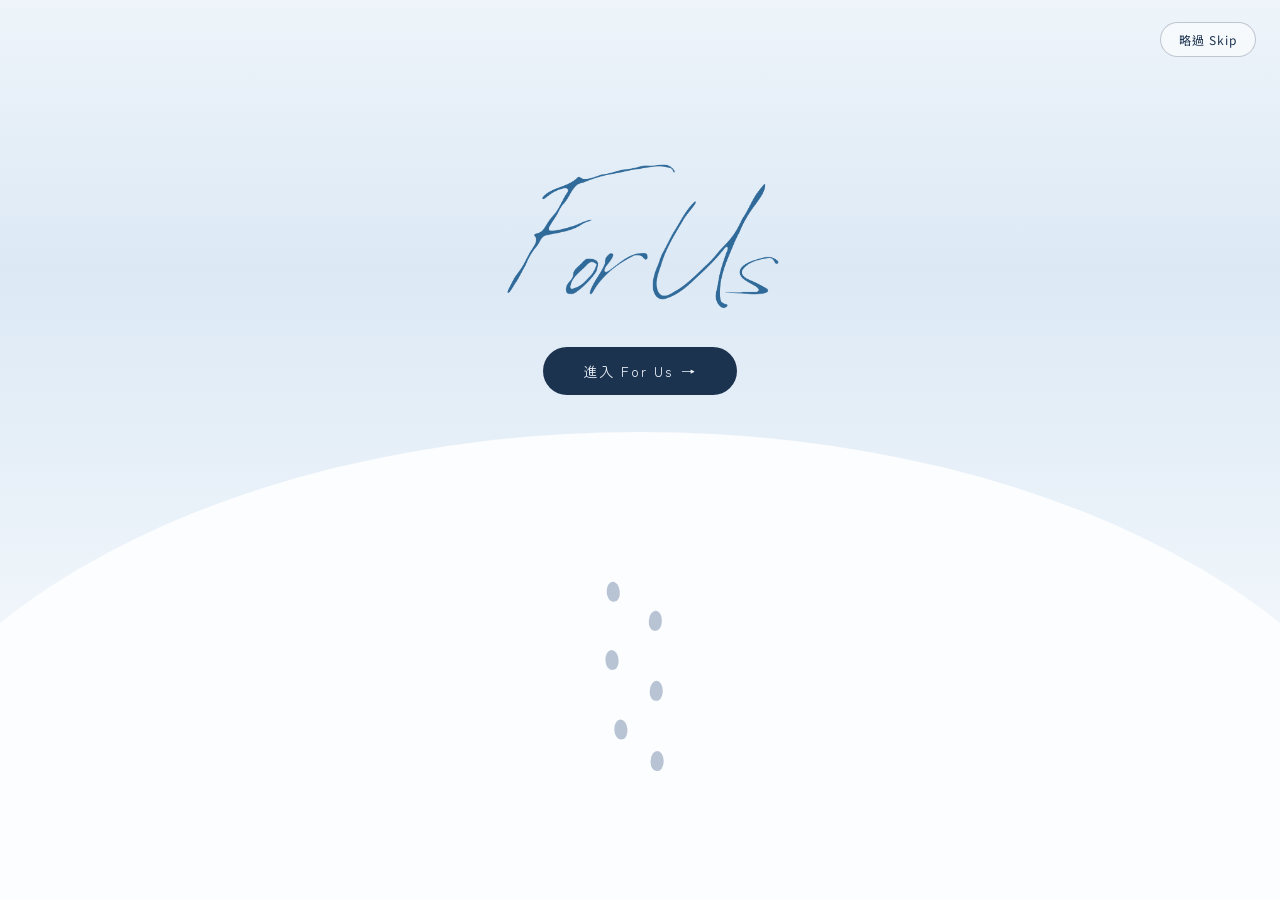
<file: index.html>
<!DOCTYPE html>
<html lang="zh-Hant">
<head>
<meta charset="UTF-8">
  <script>
  if(!sessionStorage.getItem('forus_intro_seen')){
    window.location.replace('intro.html');
  }
</script>
<meta name="viewport" content="width=device-width, initial-scale=1.0">
<title>For Us — 金泰亨 演唱會應援咖啡廳</title>
<link rel="preconnect" href="https://fonts.googleapis.com">
<link rel="preconnect" href="https://fonts.gstatic.com" crossorigin>
<link href="https://fonts.googleapis.com/css2?family=Mrs+Saint+Delafield&family=Cormorant+Garamond:ital,wght@0,400;0,500;0,600;1,400;1,500&family=Zen+Maru+Gothic:wght@400;500;700&family=Noto+Sans+TC:wght@300;400;500;600;700&display=swap" rel="stylesheet">
<link rel="stylesheet" href="styles.css">
  <link rel="icon" href="favicon.ico" sizes="any">
<link rel="icon" href="favicon-32x32.png" type="image/png" sizes="32x32">
<link rel="icon" href="favicon-16x16.png" type="image/png" sizes="16x16">
<link rel="icon" href="favicon-192.png" type="image/png" sizes="192x192">
<link rel="apple-touch-icon" href="apple-touch-icon.png">
<style>
  /* 首頁頁尾社群連結，不影響其他頁面 */
  .social-links{ display:flex; gap:14px; justify-content:center; margin:12px 0 24px; }
  .social-links a{
    width:38px; height:38px; border-radius:50%; border:1px solid var(--line);
    display:flex; align-items:center; justify-content:center; color:var(--navy-deep);
    transition:background .25s ease, color .25s ease;
  }
  .social-links a:hover{ background:var(--navy-deep); color:#eef4fa; }
  .social-links svg{ width:18px; height:18px; }
</style>
</head>
<body>

<header class="site-nav">
  <div class="nav-inner container">
  <a href="index.html" class="nav-logo"><img src="images/logo.png" alt="For Us"></a>
    <button class="nav-toggle" id="navToggle" aria-label="選單">☰</button>
    <nav class="nav-links" id="navLinks">
      <a href="index.html" class="active">首頁</a>
      <a href="info.html">活動地點</a>
      <a href="entry.html">入場方式</a>
      <a href="menu.html">應援菜單</a>
      <a href="gifts.html">應援好禮</a>
      <a href="lottery.html">一番賞</a>
      <a href="merch.html">周邊販售</a>
      <a href="stamps.html">集章活動</a>
      <a href="decor.html">活動布置</a>
      <a href="notice.html">現場須知</a>
    </nav>
  </div>
</header>

<section class="hero" id="top">
  <svg class="branch tl" viewBox="0 0 300 300"><path d="M0 40 C60 30 90 60 140 20 M40 10 C60 50 40 90 90 100 M10 80 C50 70 70 110 120 130"/></svg>
  <svg class="branch br" viewBox="0 0 300 300"><path d="M300 260 C240 270 210 240 160 280 M260 290 C240 250 260 210 210 200 M290 220 C250 230 230 190 180 170"/></svg>
  <div class="snowfield" id="snowfield"></div>

  <div class="eyebrow">BTS 演唱會應援咖啡廳</div>
 <h1><img src="images/logo.png" alt="For Us" class="hero-logo"></h1>
  <div class="subtitle">Tae Hyung Cafe Support</div>

  <div class="idcard">
    <span>金泰亨 KIM TAE HYUNG</span>
    <span class="dot"></span>
    <span>1995.12.30</span>
  </div>

  <div class="quote-line">「我仍然在等你」</div>

  <div class="countdown" id="countdown">
    <div class="box"><div class="num" id="cd-d">--</div><div class="lbl">Days</div></div>
    <div class="box"><div class="num" id="cd-h">--</div><div class="lbl">Hours</div></div>
    <div class="box"><div class="num" id="cd-m">--</div><div class="lbl">Min</div></div>
    <div class="box"><div class="num" id="cd-s">--</div><div class="lbl">Sec</div></div>
  </div>

  <div class="datebadge">2026.11.19 — 11.22 ・ MISS MIMI COFFEE</div>
  <div class="scrolldown">SCROLL ↓</div>
</section>

<div class="divider"><span>✦</span><span>✦</span><span>✦</span></div>

<section id="quick">
  <div class="container">
    <div class="section-head">
      <div class="eyebrow">Explore</div>
      <h2>快速導覽</h2>
      <p class="desc">點選下方卡片，查看各項活動詳情</p>
    </div>

    <div class="quick-grid">
      <a class="quick-card" href="info.html">
        <div class="qic">ℹ️</div>
        <h3>活動地點</h3>
        <p>MISS MIMI COFFEE 地址、營業時間與地圖</p>
        <span class="go">查看詳情 →</span>
      </a>
      <a class="quick-card" href="entry.html">
        <div class="qic">🚪</div>
        <h3>入場方式</h3>
        <p>預約時段一覽，以及現場排隊規則</p>
        <span class="go">查看詳情 →</span>
      </a>
      <a class="quick-card" href="menu.html">
  <div class="qic">☕</div>
  <h3>應援菜單</h3>
  <p>現場飲品、輕食與甜點一次看</p>
  <span class="go">查看詳情 →</span>
</a>
      <a class="quick-card" href="gifts.html">
        <div class="qic">🎁</div>
        <h3>應援好禮</h3>
        <p>海報、手環、票卡等五款限定小物</p>
        <span class="go">查看詳情 →</span>
      </a>
      <a class="quick-card" href="lottery.html">
        <div class="qic">📦</div>
        <h3>一番賞</h3>
        <p>玩法說明與賞品分級一次看</p>
        <span class="go">查看詳情 →</span>
      </a>
      <a class="quick-card" href="merch.html">
        <div class="qic">💰</div>
        <h3>周邊販售</h3>
        <p>現場販售商品與價格</p>
        <span class="go">查看詳情 →</span>
      </a>
      <a class="quick-card" href="stamps.html">
        <div class="qic">🔘</div>
        <h3>集章活動</h3>
        <p>集滿四枚印章，兌換限定 PP 夾</p>
        <span class="go">查看詳情 →</span>
      </a>
      <a class="quick-card" href="decor.html">
        <div class="qic">📷</div>
        <h3>活動布置</h3>
        <p>拍照打卡點與場佈搶先看</p>
        <span class="go">查看詳情 →</span>
      </a>
      <a class="quick-card" href="notice.html">
        <div class="qic">⚠️</div>
        <h3>現場須知</h3>
        <p>入場前必看的 9 件事</p>
        <span class="go">查看詳情 →</span>
      </a>
    </div>
  </div>
</section>

<footer>
  <div class="container">
    <img src="images/logo.png" alt="For Us" class="footer-logo">
    <div class="handle">@thv</div>

    <div class="social-links">
      <a href="https://www.instagram.com/forus.tae/" target="_blank" rel="noopener" aria-label="Instagram">
        <svg viewBox="0 0 24 24" fill="none" stroke="currentColor" stroke-width="1.6"><rect x="3" y="3" width="18" height="18" rx="5"/><circle cx="12" cy="12" r="4"/><circle cx="17.5" cy="6.5" r="1"/></svg>
      </a>
      <a href="https://www.threads.com/@forus.tae" target="_blank" rel="noopener" aria-label="Threads">
        <svg viewBox="0 0 24 24" fill="none" stroke="currentColor" stroke-width="1.6"><path d="M12 3c-4 0-7 3-7 7 0 3 2 5 4 6-1-2 0-4 2-4h1c2 0 3-1 3-3 0-1-1-2-2-2-2 0-3 1-3 3"/><path d="M15 8c2 1 3 3 3 5 0 4-3 7-7 7-3 0-5-1-6-3"/></svg>
      </a>
    </div>

    <button class="share-btn" onclick="shareSite()">分享這個頁面</button>
    <div class="fine">數量有限，送完為止・活動內容以現場公告為準</div>
  </div>
</footer>

<script src="script.js"></script>
</body>
</html>
</file>
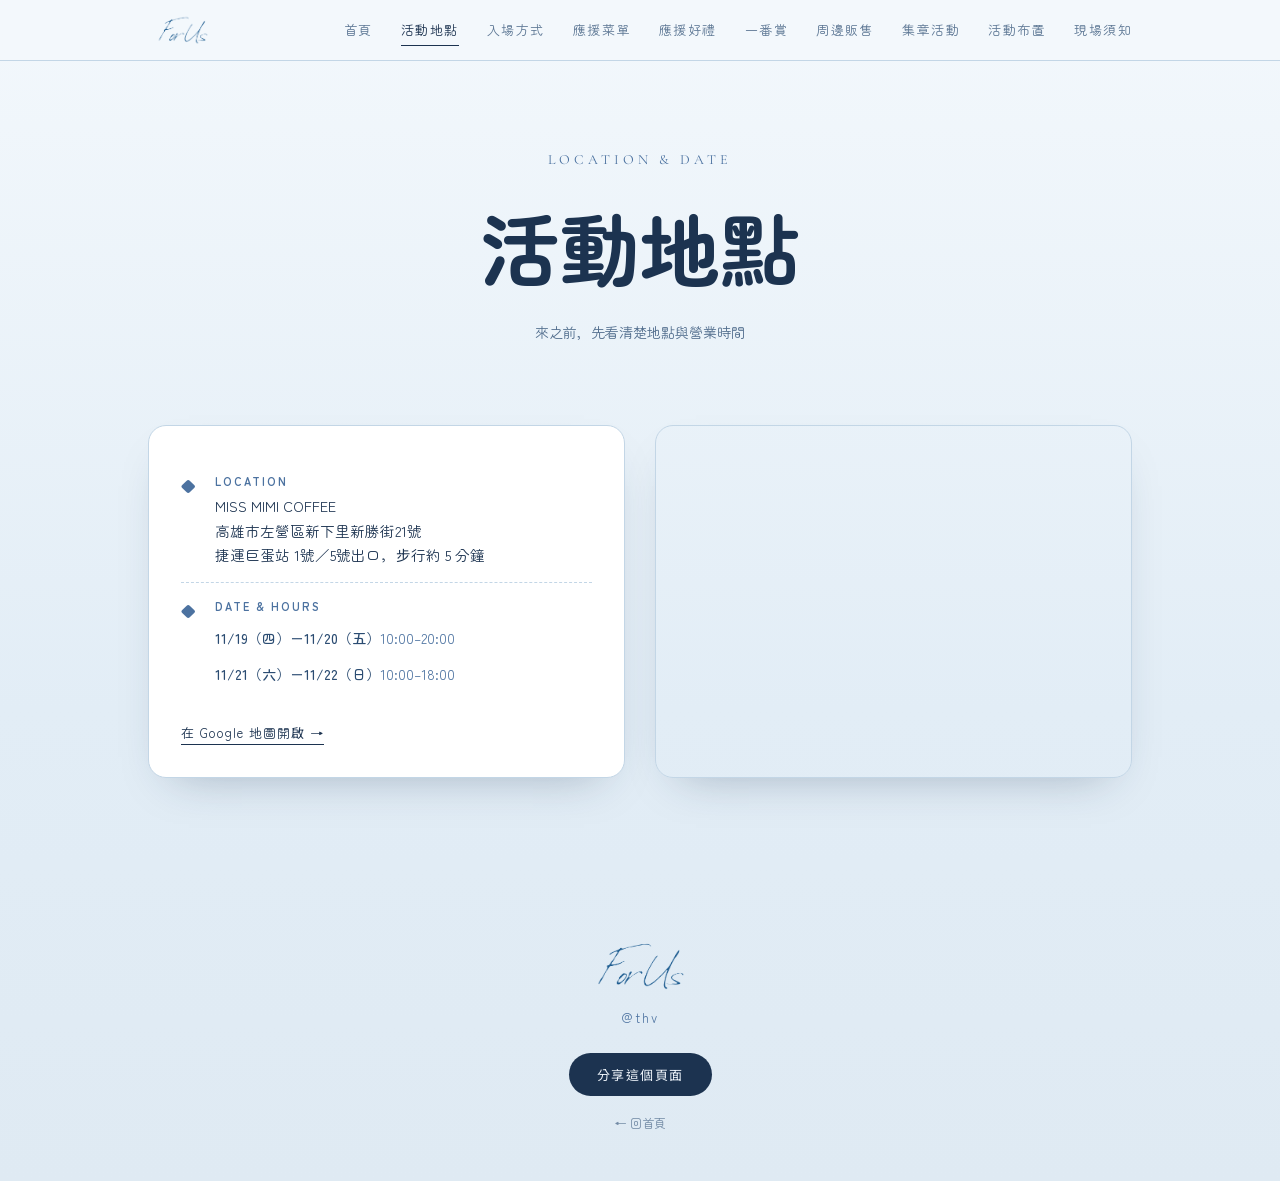
<file: info.html>
<!DOCTYPE html>
<html lang="zh-Hant">
<head>
<meta charset="UTF-8">
<meta name="viewport" content="width=device-width, initial-scale=1.0">
<title>活動地點 — For Us</title>
<link rel="preconnect" href="https://fonts.googleapis.com">
<link rel="preconnect" href="https://fonts.gstatic.com" crossorigin>
<link href="https://fonts.googleapis.com/css2?family=Mrs+Saint+Delafield&family=Cormorant+Garamond:ital,wght@0,400;0,500;0,600;1,400;1,500&family=Zen+Maru+Gothic:wght@400;500;700&family=Noto+Sans+TC:wght@300;400;500;600;700&display=swap" rel="stylesheet">
<link rel="stylesheet" href="styles.css">
  <link rel="icon" href="favicon.ico" sizes="any">
<link rel="icon" href="favicon-32x32.png" type="image/png" sizes="32x32">
<link rel="icon" href="favicon-16x16.png" type="image/png" sizes="16x16">
<link rel="icon" href="favicon-192.png" type="image/png" sizes="192x192">
<link rel="apple-touch-icon" href="apple-touch-icon.png">
</head>
<body>

<header class="site-nav">
  <div class="nav-inner container">
   <a href="index.html" class="nav-logo"><img src="images/logo.png" alt="For Us"></a>
    <button class="nav-toggle" id="navToggle" aria-label="選單">☰</button>
    <nav class="nav-links" id="navLinks">
      <a href="index.html">首頁</a>
      <a href="info.html" class="active">活動地點</a>
      <a href="entry.html">入場方式</a>
      <a href="menu.html">應援菜單</a>
      <a href="gifts.html">應援好禮</a>
      <a href="lottery.html">一番賞</a>
      <a href="merch.html">周邊販售</a>
      <a href="stamps.html">集章活動</a>
      <a href="decor.html">活動布置</a>
      <a href="notice.html">現場須知</a>
    </nav>
  </div>
</header>

<section class="page-hero">
  <div class="snowfield" id="snowfield"></div>
  <div class="eyebrow">Location &amp; Date</div>
  <h1>活動地點</h1>
  <p class="lede">來之前，先看清楚地點與營業時間</p>
</section>

<section style="padding-top:20px;">
  <div class="container">
    <div class="info-grid">
      <div class="card">
        <ul class="info-list">
          <li>
            <span class="ic">◆</span>
            <div>
              <b>Location</b>
              MISS MIMI COFFEE<br>
              高雄市左營區新下里新勝街21號<br>
              捷運巨蛋站 1號／5號出口，步行約 5 分鐘
            </div>
          </li>
          <li>
            <span class="ic">◆</span>
            <div>
              <b>Date &amp; Hours</b>
              <table class="hours-table">
                <tr><td>11/19（四）－11/20（五）</td><td>10:00–20:00</td></tr>
                <tr><td>11/21（六）－11/22（日）</td><td>10:00–18:00</td></tr>
              </table>
            </div>
          </li>
        </ul>
        <a class="maplink" href="https://www.google.com/maps/search/?api=1&query=%E9%AB%98%E9%9B%84%E5%B8%82%E5%B7%A6%E7%87%9F%E5%8D%80%E6%96%B0%E4%B8%8B%E9%87%8C%E6%96%B0%E5%8B%9D%E8%A1%9721%E8%99%9F" target="_blank" rel="noopener">在 Google 地圖開啟 →</a>
      </div>

      <div class="map-frame">
        <iframe loading="lazy" referrerpolicy="no-referrer-when-downgrade"
          src="https://www.google.com/maps?q=%E9%AB%98%E9%9B%84%E5%B8%82%E5%B7%A6%E7%87%9F%E5%8D%80%E6%96%B0%E4%B8%8B%E9%87%8C%E6%96%B0%E5%8B%9D%E8%A1%9721%E8%99%9F&output=embed">
        </iframe>
      </div>
    </div>
  </div>
</section>

<footer>
  <div class="container">
<img src="images/logo.png" alt="For Us" class="footer-logo">
    <div class="handle">@thv</div>
    <button class="share-btn" onclick="shareSite()">分享這個頁面</button>
    <a class="back" href="index.html">← 回首頁</a>
  </div>
</footer>

<script src="script.js"></script>
</body>
</html>
</file>
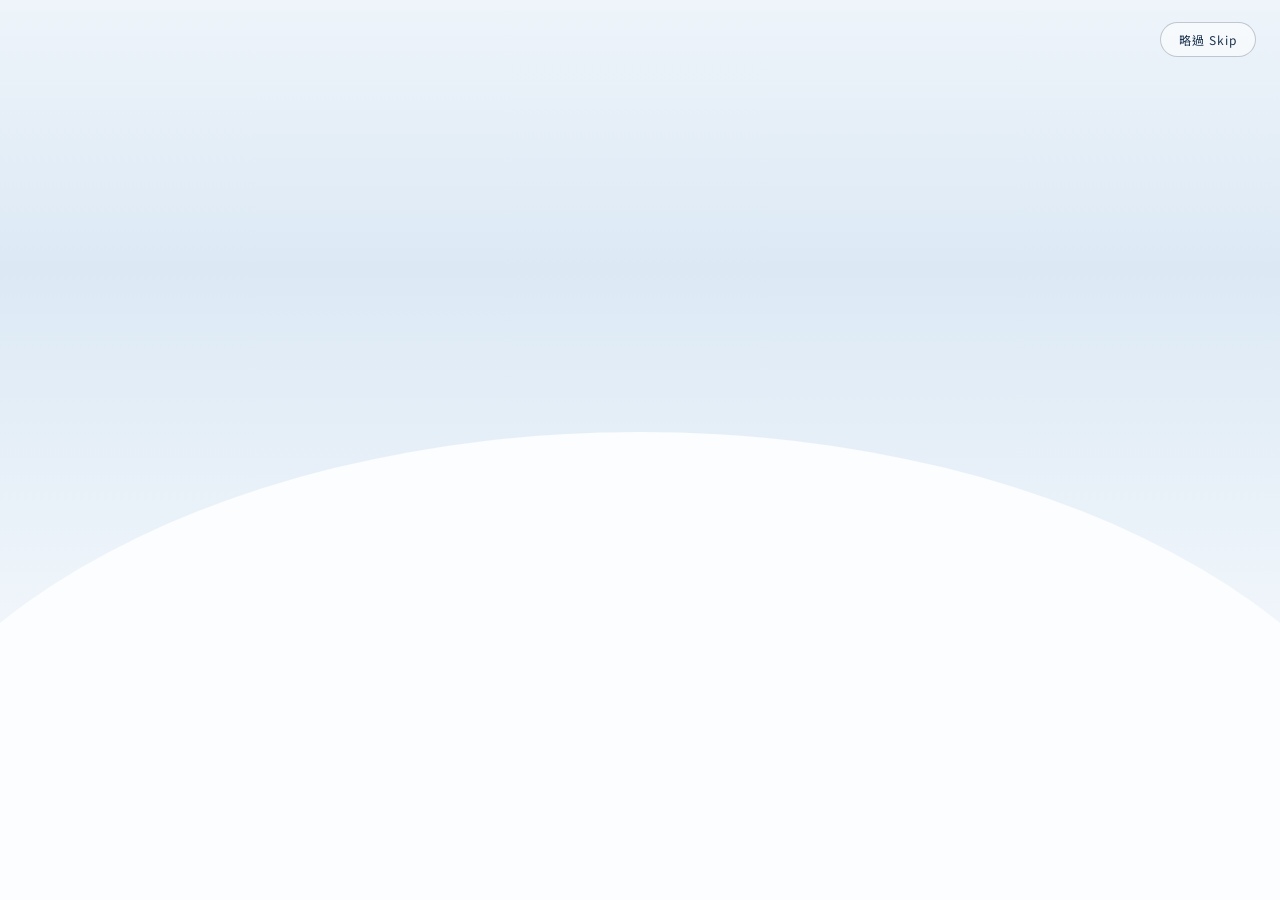
<file: intro.html>
<!DOCTYPE html>
<html lang="zh-Hant">
<head>
<meta charset="UTF-8">
<meta name="viewport" content="width=device-width, initial-scale=1.0">
<title>For Us — Tae Hyung Cafe Support</title>
<link rel="preconnect" href="https://fonts.googleapis.com">
<link rel="preconnect" href="https://fonts.gstatic.com" crossorigin>
<link href="https://fonts.googleapis.com/css2?family=Mrs+Saint+Delafield&family=Zen+Maru+Gothic:wght@400;500;700&family=Noto+Sans+TC:wght@300;400;500;600;700&display=swap" rel="stylesheet">
<style>
  *{ box-sizing:border-box; }
  html,body{
    margin:0; height:100%; overflow:hidden; background:#dce9f5;
    font-family:'Noto Sans TC', sans-serif;
  }

  .intro-wrap{ position:relative; width:100%; height:100vh; overflow:hidden; }

  .scene{
    position:absolute; top:0; left:0; width:100%; height:200vh;
    transition:transform 2.4s cubic-bezier(.65,0,.35,1);
  }
  .scene.pan{ transform:translateY(-100vh); }

  .sky{
    position:relative; width:100%; height:100vh; overflow:hidden;
    background:linear-gradient(180deg,#a9c9e8 0%,#c9dff2 55%,#eef4fa 100%);
  }
  .moon{
    position:absolute; top:12%; right:14%; width:64px; height:64px; border-radius:50%;
    background:#ffffff; box-shadow:0 0 70px 18px rgba(255,255,255,.6); opacity:.95;
  }

  .ground{
    position:relative; width:100%; height:100vh; overflow:hidden;
    background:linear-gradient(180deg,#eef4fa 0%,#dce9f5 30%,#ffffff 100%);
  }
  .hill{
    position:absolute; bottom:0; left:-12%; width:124%; height:52%;
    background:#fbfdff;
    border-radius:50% 50% 0 0 / 100% 100% 0 0;
  }
  .hill.back{
    left:-20%; width:140%; height:44%; background:#eef4fa; opacity:.9;
  }

  .snow-layer{ position:absolute; inset:0; pointer-events:none; overflow:hidden; }
  .flake{
    position:absolute; top:-10px; border-radius:50%; background:#ffffff;
    box-shadow:0 0 3px rgba(90,120,160,.35);
    animation:fall linear infinite;
  }
  @keyframes fall{ to{ transform:translateY(115vh); } }

  .footprints{
    position:absolute; bottom:10%; left:50%; transform:translateX(-50%) rotate(-4deg);
    width:180px; height:230px;
  }
  .fp{
    position:absolute; width:13px; height:20px; border-radius:50% 50% 45% 45%;
    background:rgba(84,108,148,.4); opacity:0; transform:scale(.6);
    transition:opacity .5s ease, transform .5s ease;
  }
  .fp.show{ opacity:1; transform:scale(1); }

  .center-content{
  position:absolute; inset:0; z-index:4;
  display:flex; flex-direction:column; align-items:center; justify-content:center; gap:22px;
  pointer-events:none;
  transform:translateY(-180px);
}

  .brand{
    font-family:'Mrs Saint Delafield', cursive; font-size:52px; color:#1c3350;
    opacity:0; transform:translateY(14px); transition:opacity 1s ease, transform 1s ease;
  }
  .brand.show{ opacity:.9; transform:translateY(0); }
  .brand-logo{ display:block; max-height:180px; width:auto; }

  .enter-btn{
    opacity:0; transform:translateY(18px); pointer-events:none;
    transition:opacity .8s ease, transform .8s ease;
    background:#1c3350; color:#eef4fa; border:none; text-decoration:none;
    padding:14px 40px; border-radius:999px;
    font-family:'Zen Maru Gothic','Noto Sans TC',sans-serif; font-size:14px; letter-spacing:2px;
    display:inline-flex; align-items:center; gap:8px; cursor:pointer;
  }
  .enter-btn.show{ opacity:1; transform:translateY(0); pointer-events:auto; }
  .enter-btn:hover{ transform:translateY(-3px); }

  .skip-btn{
    position:absolute; top:22px; right:24px; z-index:5;
    background:rgba(255,255,255,.55); color:#1c3350; border:1px solid rgba(28,51,80,.25);
    padding:8px 18px; border-radius:999px; font-size:12px; letter-spacing:1px;
    cursor:pointer; font-family:'Noto Sans TC', sans-serif;
  }
  .skip-btn:hover{ background:rgba(255,255,255,.85); }
</style>
 <link rel="icon" href="favicon.ico" sizes="any">
<link rel="icon" href="favicon-32x32.png" type="image/png" sizes="32x32">
<link rel="icon" href="favicon-16x16.png" type="image/png" sizes="16x16">
<link rel="icon" href="favicon-192.png" type="image/png" sizes="192x192">
<link rel="apple-touch-icon" href="apple-touch-icon.png">
</head>
<body>

<div class="intro-wrap">
  <button class="skip-btn" id="skipBtn">略過 Skip</button>

  <div class="scene" id="scene">
    <div class="sky">
      <div class="moon"></div>
      <div class="snow-layer" id="snowSky"></div>
    </div>
    <div class="ground">
      <div class="hill back"></div>
      <div class="hill"></div>
      <div class="snow-layer" id="snowGround"></div>
      <div class="footprints" id="footprints">
        <div class="fp" style="left:64px; top:0;"></div>
        <div class="fp" style="left:104px; top:32px; transform:rotate(8deg);"></div>
        <div class="fp" style="left:58px; top:68px;"></div>
        <div class="fp" style="left:100px; top:102px; transform:rotate(6deg);"></div>
        <div class="fp" style="left:62px; top:138px;"></div>
        <div class="fp" style="left:96px; top:172px; transform:rotate(5deg);"></div>
      </div>
    </div>
  </div>

  <div class="center-content">
    <div class="brand" id="brandText"><img class="brand-logo" src="images/logo.png" alt="For Us"></div>
    <a href="index.html" class="enter-btn" id="enterBtn">進入 For Us <span>→</span></a>
  </div>
</div>

<script>
  function spawnFlakes(containerId, count){
    var c = document.getElementById(containerId);
    for(var i = 0; i < count; i++){
      var f = document.createElement('div');
      f.className = 'flake';
      var size = Math.random() * 3 + 2;
      f.style.width = size + 'px';
      f.style.height = size + 'px';
      f.style.left = (Math.random() * 100) + '%';
      f.style.animationDuration = (Math.random() * 4 + 4) + 's';
      f.style.animationDelay = (Math.random() * 5) + 's';
      f.style.opacity = (Math.random() * 0.5 + 0.4);
      c.appendChild(f);
    }
  }
  spawnFlakes('snowSky', 70);
  spawnFlakes('snowGround', 45);

  var scene = document.getElementById('scene');
  var footprints = document.querySelectorAll('.fp');
  var brandText = document.getElementById('brandText');
  var enterBtn = document.getElementById('enterBtn');
  var skipBtn = document.getElementById('skipBtn');
  var timers = [];

  function runSequence(startDelay){
    timers.push(setTimeout(function(){ scene.classList.add('pan'); }, startDelay));

    var afterPan = startDelay + 2500;
    footprints.forEach(function(fp, i){
      timers.push(setTimeout(function(){ fp.classList.add('show'); }, afterPan + i * 380));
    });

    var afterFootprints = afterPan + footprints.length * 380 + 300;
    timers.push(setTimeout(function(){ brandText.classList.add('show'); }, afterFootprints));
    timers.push(setTimeout(function(){ enterBtn.classList.add('show'); }, afterFootprints + 400));
  }
  runSequence(2000);

  enterBtn.addEventListener('click', function(){
    sessionStorage.setItem('forus_intro_seen', '1');
  });

  skipBtn.addEventListener('click', function(){
    timers.forEach(clearTimeout);
    scene.classList.add('pan');
    footprints.forEach(function(fp){ fp.classList.add('show'); });
    brandText.classList.add('show');
    enterBtn.classList.add('show');
    skipBtn.style.display = 'none';
  });
</script>

</body>
</html>
</file>
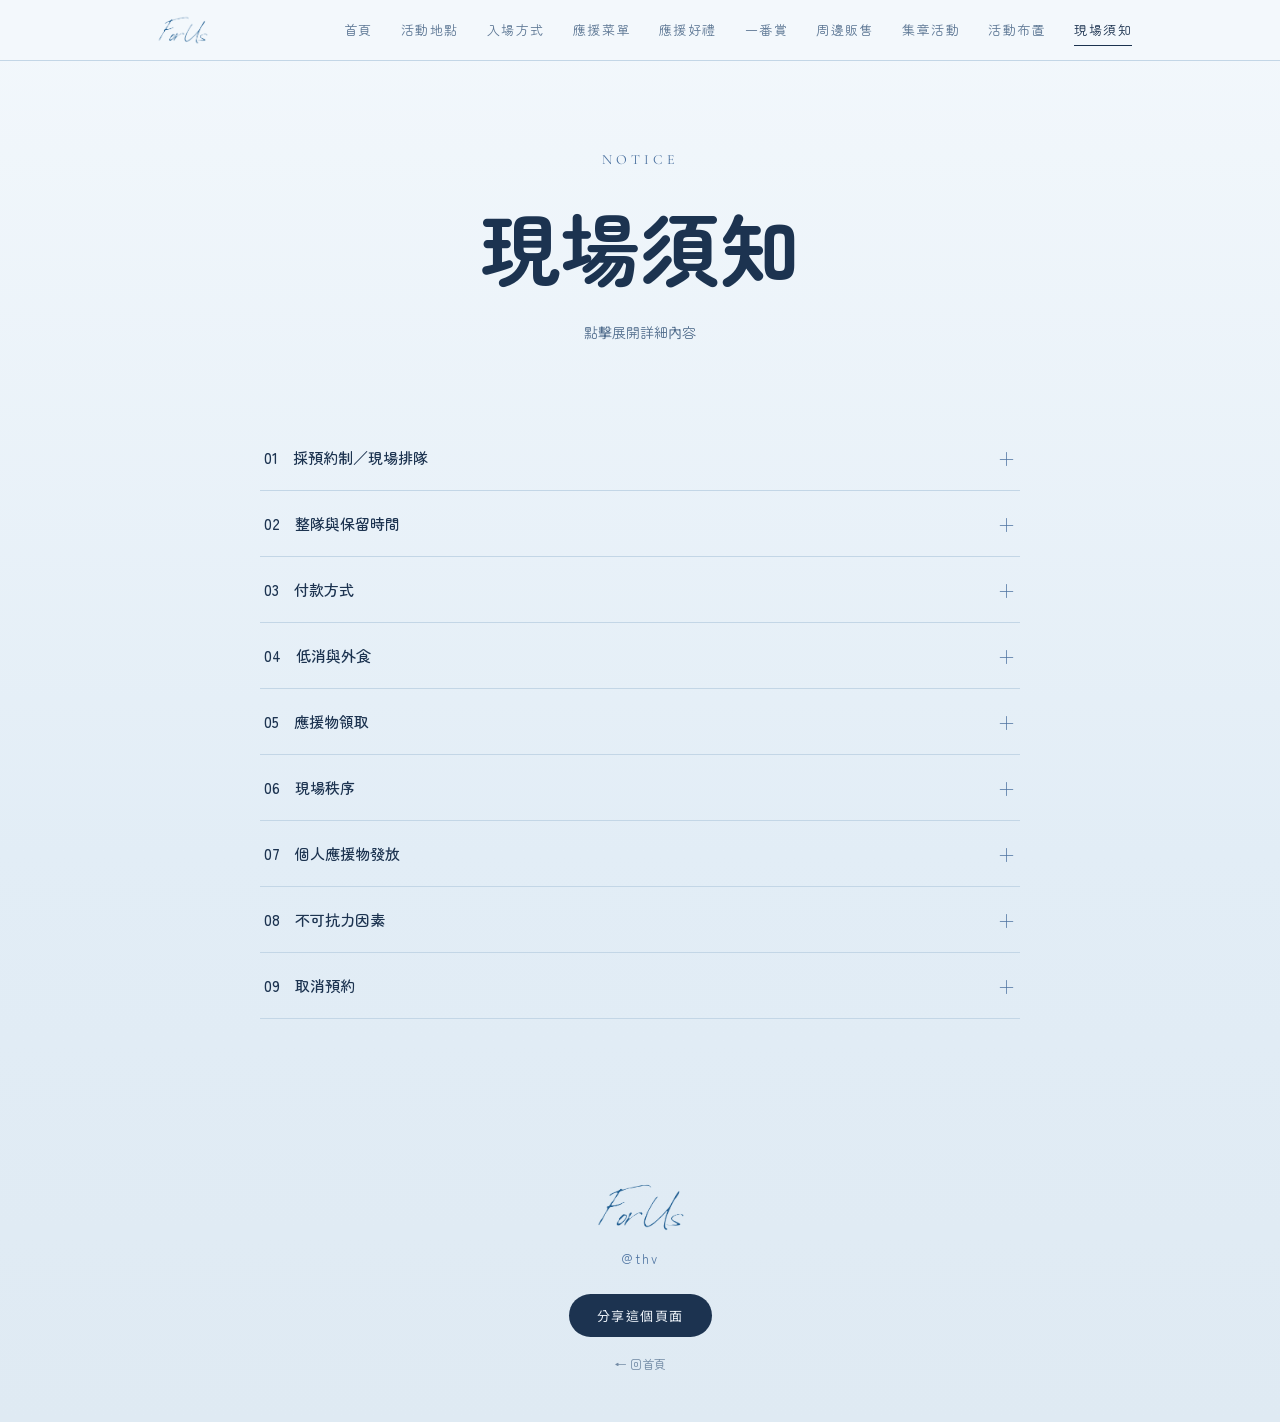
<file: notice.html>
<!DOCTYPE html>
<html lang="zh-Hant">
<head>
<meta charset="UTF-8">
<meta name="viewport" content="width=device-width, initial-scale=1.0">
<title>現場須知 — For Us</title>
<link rel="preconnect" href="https://fonts.googleapis.com">
<link rel="preconnect" href="https://fonts.gstatic.com" crossorigin>
<link href="https://fonts.googleapis.com/css2?family=Mrs+Saint+Delafield&family=Cormorant+Garamond:ital,wght@0,400;0,500;0,600;1,400;1,500&family=Zen+Maru+Gothic:wght@400;500;700&family=Noto+Sans+TC:wght@300;400;500;600;700&display=swap" rel="stylesheet">
<link rel="stylesheet" href="styles.css">
  <link rel="icon" href="favicon.ico" sizes="any">
<link rel="icon" href="favicon-32x32.png" type="image/png" sizes="32x32">
<link rel="icon" href="favicon-16x16.png" type="image/png" sizes="16x16">
<link rel="icon" href="favicon-192.png" type="image/png" sizes="192x192">
<link rel="apple-touch-icon" href="apple-touch-icon.png">
</head>
<body>

<header class="site-nav">
  <div class="nav-inner container">
   <a href="index.html" class="nav-logo"><img src="images/logo.png" alt="For Us"></a>
    <button class="nav-toggle" id="navToggle" aria-label="選單">☰</button>
    <nav class="nav-links" id="navLinks">
      <a href="index.html">首頁</a>
      <a href="info.html">活動地點</a>
      <a href="entry.html">入場方式</a>
      <a href="menu.html">應援菜單</a>
      <a href="gifts.html">應援好禮</a>
      <a href="lottery.html">一番賞</a>
      <a href="merch.html">周邊販售</a>
      <a href="stamps.html">集章活動</a>
      <a href="decor.html">活動布置</a>
      <a href="notice.html" class="active">現場須知</a>
    </nav>
  </div>
</header>

<section class="page-hero">
  <div class="snowfield" id="snowfield"></div>
  <div class="eyebrow">Notice</div>
  <h1>現場須知</h1>
  <p class="lede">點擊展開詳細內容</p>
</section>

<section style="padding-top:20px;">
  <div class="container">
    <div class="notice-list">
      <details>
        <summary>01　採預約制／現場排隊</summary>
        <p>每筆只能預約 1 人，若有同行者，麻煩兩位都需要個別預約。</p>
        <p>每日10:10開放現場名額進場，沒有預約到的話也可以直接到現場排隊。</p>
      </details>
      <details>
        <summary>02　整隊與保留時間</summary>
        <p>於進場前 10 分鐘進行整隊，預約保留 10 分鐘，請盡量準時到場，未報到將視同放棄。</p>
      </details>
      <details>
        <summary>03　付款方式</summary>
        <p>本活動只收現金，請自備好足夠現金。</p>
      </details>
      <details>
        <summary>04　低消與外食</summary>
        <p>入店皆須配合低消，禁帶外食。點完餐後請憑點餐收據與小幫手領取入場禮。</p>
      </details>
      <details>
        <summary>05　應援物領取</summary>
        <p>應援物一人限領一份，嚴禁轉售。</p>
        <p>若有預約禮，只開放現場領取，如未到場會於結束後開放線上下單不給予保留。</p>
      </details>
      <details>
        <summary>06　現場秩序</summary>
        <p>請依照現場工作人員指示，以維護現場秩序，嚴禁任何插隊、解壓縮、代領。</p>
      </details>
      <details>
        <summary>07　個人應援物發放</summary>
        <p>開放在店內發放自己的應援物，但不開放收費行為。如果有違反主辦有權驅趕出場</p>
      </details>
      <details>
        <summary>08　不可抗力因素</summary>
        <p>若因天災或其他不可抗力因素導致活動需要調整，將依實際情況另外公告或安排。</p>
      </details>
      <details>
        <summary>09　取消預約</summary>
        <p>如無法前來，請提前取消預約，將名額留給其他 ARMY。</p>
      </details>
    </div>
  </div>
</section>

<footer>
  <div class="container">
   <img src="images/logo.png" alt="For Us" class="footer-logo">
    <div class="handle">@thv</div>
    <button class="share-btn" onclick="shareSite()">分享這個頁面</button>
    <a class="back" href="index.html">← 回首頁</a>
  </div>
</footer>

<script src="script.js"></script>
</body>
</html>
</file>
<file: styles.css>
:root{
  --bg-top:#f3f8fc;
  --bg-bot:#e2edf6;
  --navy-deep:#1c3350;
  --navy:#2b4c72;
  --blue-mid:#4c72a0;
  --line:#c3d6e6;
  --card:#ffffff;
  --card-tint:#eef4fa;
  --accent:#7ea3cb;
  --shadow: 0 20px 45px -25px rgba(28,51,80,.35);
  --radius: 18px;
}
*{box-sizing:border-box;}
html{scroll-behavior:smooth;}
body{
  margin:0;
  font-family:'Zen Maru Gothic', 'Noto Sans TC', sans-serif;
  color:var(--navy-deep);
  background:linear-gradient(180deg,var(--bg-top),var(--bg-bot) 60%, #dfeaf3);
  -webkit-font-smoothing:antialiased;
  overflow-x:hidden;
}
.script{font-family:'Mrs Saint Delafield', cursive;}
.serif{font-family:'Cormorant Garamond','Zen Maru Gothic', serif;}
.container{max-width:1040px;margin:0 auto;padding:0 28px;}
a{color:inherit;}
img{max-width:100%;display:block;}

/* ---------- NAV ---------- */
.site-nav{
  position:sticky; top:0; z-index:50;
  background:rgba(243,248,252,.82);
  backdrop-filter:blur(10px);
  border-bottom:1px solid var(--line);
}
.nav-inner{
  display:flex; align-items:center; justify-content:space-between;
  padding:14px 28px;
}
.nav-logo{ font-size:26px; color:var(--navy-deep); text-decoration:none; }
.nav-links{ display:flex; gap:28px; }
.nav-links a{
  text-decoration:none; font-size:13px; letter-spacing:1.5px;
  color:var(--navy); opacity:.75; padding:6px 0; border-bottom:1px solid transparent;
  transition:.25s ease;
}
.nav-links a:hover{ opacity:1; }
.nav-links a.active{ opacity:1; color:var(--navy-deep); border-color:var(--navy-deep); }
.nav-toggle{
  display:none; background:none; border:none; font-size:22px; color:var(--navy-deep); cursor:pointer;
}

/* ---------- decorative dividers ---------- */
.divider{
  display:flex;align-items:center;justify-content:center;gap:14px;
  color:var(--blue-mid); opacity:.55; font-size:13px; letter-spacing:2px;
  margin:0 auto; user-select:none;
}

/* ---------- HERO (home, full) ---------- */
.hero{
  position:relative; min-height:92vh;
  display:flex; flex-direction:column; align-items:center; justify-content:center;
  text-align:center; padding:80px 24px 60px; overflow:hidden;
}
.branch{
  position:absolute; opacity:.5; stroke:var(--line); fill:none; stroke-width:1.4; pointer-events:none;
}
.branch.tl{top:-30px; left:-60px; width:340px; transform:scaleX(-1) rotate(8deg);}
.branch.br{bottom:-40px; right:-70px; width:380px; transform:rotate(-6deg);}
.snowfield{position:absolute; inset:0; pointer-events:none; overflow:hidden;}
.snowflake{
  position:absolute; top:-10%; border-radius:50%; background:#fff; opacity:.75;
  box-shadow:0 0 4px rgba(255,255,255,.8); animation:fall linear infinite;
}
@keyframes fall{ to{ transform:translateY(115vh) translateX(var(--drift,0px)); } }

.eyebrow{
  font-family:'Cormorant Garamond','Zen Maru Gothic', serif; letter-spacing:4px;
  font-size:14px; color:var(--blue-mid); text-transform:uppercase; margin-bottom:20px; z-index:2;
}
.hero h1{
  font-size:clamp(60px, 13vw, 140px); line-height:.95; margin:0 0 6px;
  color:var(--navy-deep); z-index:2; text-shadow:0 2px 30px rgba(255,255,255,.6);
}
.hero .subtitle{
  z-index:2; font-family:'Cormorant Garamond','Zen Maru Gothic', serif; font-size:clamp(15px,3vw,19px);
  letter-spacing:3px; color:var(--navy); text-transform:uppercase; margin-bottom:30px;
}
.idcard{
  z-index:2; display:flex; align-items:center; gap:18px; font-size:13px;
  letter-spacing:1.5px; color:var(--blue-mid); margin-bottom:38px;
}
.idcard .dot{width:4px;height:4px;border-radius:50%;background:var(--blue-mid);}
.quote-line{
  z-index:2; font-family:'Cormorant Garamond','Zen Maru Gothic', serif; font-style:italic; font-size:20px;
  color:var(--navy); margin-bottom:40px; position:relative; padding:0 0 18px;
}
.quote-line::after{
  content:''; position:absolute; bottom:0; left:50%; transform:translateX(-50%);
  width:36px; height:1px; background:var(--line);
}
.countdown{ z-index:2; display:flex; gap:22px; margin-bottom:40px; }
.countdown .box{
  background:rgba(255,255,255,.6); backdrop-filter:blur(6px); border:1px solid var(--line);
  border-radius:14px; padding:14px 18px; min-width:68px; text-align:center;
}
.countdown .num{ font-family:'Zen Maru Gothic','Noto Sans TC',sans-serif; font-size:26px; font-weight:600; color:var(--navy-deep); font-variant-numeric:tabular-nums; }
.countdown .lbl{ font-size:10px; letter-spacing:2px; color:var(--blue-mid); margin-top:2px; text-transform:uppercase; }
.datebadge{
  z-index:2; display:inline-flex; align-items:center; gap:10px; background:var(--navy-deep);
  color:#f3f8fc; padding:12px 26px; border-radius:999px; font-size:14px; letter-spacing:2px;
}
.scrolldown{
  z-index:2; margin-top:44px; font-size:11px; letter-spacing:3px; color:var(--blue-mid);
  text-transform:uppercase; opacity:.7; animation:bob 2.4s ease-in-out infinite;
}
@keyframes bob{0%,100%{transform:translateY(0);}50%{transform:translateY(8px);}}

/* ---------- PAGE HERO (sub pages, compact) ---------- */
.page-hero{
  position:relative; padding:90px 24px 60px; text-align:center; overflow:hidden;
}
.page-hero h1{
  font-family:'Zen Maru Gothic', 'Noto Sans TC', sans-serif;
  font-weight:700;
  font-size:clamp(48px,9vw,80px); margin:6px 0 0; color:var(--navy-deep); z-index:2; position:relative;
}
.page-hero .eyebrow{ position:relative; z-index:2; }
.page-hero .lede{
  position:relative; z-index:2; max-width:520px; margin:16px auto 0;
  font-size:14px; color:var(--navy); opacity:.8; line-height:1.8;
}

/* ---------- SECTION shell ---------- */
section{ padding:90px 0; position:relative; }
.section-head{ text-align:center; margin-bottom:52px; }
.section-head .eyebrow{margin-bottom:12px;}
.section-head h2{
  font-family:'Cormorant Garamond','Zen Maru Gothic', serif; font-weight:500; font-size:clamp(30px,5vw,44px);
  margin:0; color:var(--navy-deep);
}
.section-head p.desc{ font-size:14px; color:var(--navy); opacity:.75; margin-top:10px; }

/* ---------- CARDS / INFO ---------- */
.info-grid{ display:grid; grid-template-columns:1fr 1fr; gap:30px; }
.card{
  background:var(--card); border:1px solid var(--line); border-radius:var(--radius);
  box-shadow:var(--shadow); padding:32px;
}
.info-list{list-style:none; margin:0; padding:0;}
.info-list li{
  display:flex; gap:14px; padding:14px 0; border-bottom:1px dashed var(--line); font-size:14.5px; line-height:1.7;
}
.info-list li:last-child{border-bottom:none;}
.info-list .ic{ flex:none; width:20px; color:var(--blue-mid); padding-top:2px; }
.info-list b{display:block; font-size:11px; letter-spacing:2px; color:var(--blue-mid); text-transform:uppercase; margin-bottom:3px;}
.hours-table{width:100%; border-collapse:collapse; margin-top:6px; font-size:14px;}
.hours-table td{padding:6px 0;}
.hours-table td:first-child{color:var(--navy); font-weight:500;}
.hours-table td:last-child{text-align:right; color:var(--blue-mid);}
.map-frame{
  border-radius:var(--radius); overflow:hidden; border:1px solid var(--line);
  box-shadow:var(--shadow); height:100%; min-height:280px;
}
.map-frame iframe{width:100%; height:100%; min-height:280px; border:0; display:block;}
.maplink{
  display:inline-flex; align-items:center; gap:8px; margin-top:16px; font-size:13px;
  letter-spacing:1px; color:var(--navy-deep); text-decoration:none; border-bottom:1px solid var(--navy-deep); padding-bottom:2px;
}

/* ---------- ENTRY ---------- */
.entry-grid{ display:grid; grid-template-columns:1.15fr .85fr; gap:30px; align-items:start;}
.slot-grid{ display:grid; grid-template-columns:1fr 1fr 1fr; gap:12px; margin-top:22px; }
.slot{
  position:relative;
  border:1px solid var(--line); background:var(--card-tint); border-radius:12px; padding:14px 10px 12px;
  text-align:center; font-size:14px; color:var(--navy-deep); font-weight:500; letter-spacing:.5px;
  transition:opacity .35s ease, background .35s ease;
  overflow:hidden;
}
.slot .slot-time{ display:block; }
.slot .slot-label{
  display:block; font-size:10px; letter-spacing:1px; margin-top:5px; font-weight:400;
  color:#4f9d78; min-height:13px;
}

/* 未開放：灰階、不可互動 */
.slot.is-closed{
  background:#eceff2; border-color:#dde3e8; color:#9aa7b3; pointer-events:none;
}
.slot.is-closed .slot-time{ color:#9aa7b3; }
.slot.is-closed .slot-label{ color:#a7b2bd; }

/* 已額滿／自訂狀態：紅色蓋章效果（slot 與 gift-card 共用，命名為 status-stamp 避免與集章活動頁面撞名） */
.slot.is-full .slot-time,
.slot.is-full .slot-label{ opacity:.18; }
.is-full > *:not(.status-stamp){ opacity:.18; }
.status-stamp{
  display:flex; position:absolute; inset:10% 5%; margin:auto;
  align-items:center; justify-content:center; text-align:center;
  border:2.5px solid #c0342a; border-radius:6px;
  color:#c0342a; font-weight:700; font-size:11.5px; letter-spacing:1.5px;
  transform:rotate(-8deg);
  background:rgba(255,255,255,.55);
  line-height:1.3; padding:2px 4px;
}
.status-stamp::before{
  content:''; position:absolute; inset:3px; border:1px solid #c0342a; border-radius:4px; opacity:.55;
}

/* ---------- 即時狀態徽章（贈品頁使用，讀取 Google 試算表） ---------- */
.status-badge{
  display:none; position:absolute; background:var(--navy-deep); color:#eef4fa;
  font-size:10px; letter-spacing:1px; padding:4px 10px; border-radius:999px; white-space:nowrap;
}
.gift-card .status-badge{ top:14px; right:14px; }
.is-alert{ opacity:.5; }
.is-alert .status-badge{ display:inline-block; }
.status-updated{
  text-align:center; font-size:11.5px; color:var(--blue-mid); opacity:.65; margin:-24px 0 44px;
}
.slot-legend{
  display:flex; gap:18px; flex-wrap:wrap; margin-top:16px; font-size:11.5px; color:var(--navy); opacity:.75;
}
.slot-legend span{ display:inline-flex; align-items:center; gap:6px; }
.slot-legend .dot{ width:9px; height:9px; border-radius:50%; display:inline-block; }
.slot-legend .dot-open{ background:#4f9d78; }
.slot-legend .dot-closed{ background:#aab5c0; }
.slot-legend .dot-full{ background:#c0342a; }
.badge-gift{
  margin-top:24px; display:flex; gap:12px; align-items:flex-start; background:var(--card-tint);
  border:1px solid var(--line); border-radius:12px; padding:16px 18px; font-size:13px; line-height:1.7; color:var(--navy);
}
.rules-mini{ margin-top:20px; font-size:12.5px; color:var(--blue-mid); line-height:1.9; }
.rules-mini li{margin-bottom:2px;}
.walkin-stat{ display:flex; gap:16px; align-items:center; padding:18px 0; border-bottom:1px dashed var(--line); }
.walkin-stat:last-of-type{border-bottom:none;}
.walkin-stat .num{ font-family:'Zen Maru Gothic','Noto Sans TC',sans-serif; font-size:34px; color:var(--navy-deep); flex:none; width:64px; }
.walkin-stat .txt b{display:block; font-size:14px; margin-bottom:2px;}
.walkin-stat .txt span{font-size:12.5px; color:var(--blue-mid);}

/* ---------- PRODUCT GRID（一番賞／周邊販售：一列三個、可放商品照片） ---------- */
.product-grid{ display:grid; grid-template-columns:repeat(3, 1fr); gap:20px; }
.product-card{
  text-align:left; padding:0; display:flex; flex-direction:column; overflow:hidden;
}
.product-photo{
  width:100%; aspect-ratio:3/4; background:var(--card-tint); overflow:hidden;
  display:flex; align-items:center; justify-content:center;
}
.product-photo img{ width:100%; height:100%; object-fit:cover; display:block; }
.product-photo svg{ width:36px; height:36px; margin:0; stroke:var(--accent); }
.product-info{ padding:16px 18px 20px; }
.product-info h4{ margin:0 0 6px; font-size:14.5px; font-weight:600; color:var(--navy-deep); }
.product-info p{ margin:0; font-size:12px; color:var(--blue-mid); line-height:1.6; }
.product-card .status-badge{ top:14px; right:14px; }

/* ---------- GIFTS ---------- */
.gift-grid{ display:grid; grid-template-columns:repeat(5, 1fr); gap:18px; }
.gift-card{
  position:relative;
  background:var(--card); border:1px solid var(--line); border-radius:var(--radius);
  padding:26px 16px; text-align:center; box-shadow:var(--shadow); transition:transform .35s ease, opacity .35s ease;
}
.gift-card:hover{ transform:translateY(-6px); }
.gift-card svg{width:44px; height:44px; margin-bottom:14px; stroke:var(--navy-deep); fill:none; stroke-width:1.3;}
.gift-card h4{margin:0 0 6px; font-size:14.5px; font-weight:600;}
.gift-card p{margin:0; font-size:12px; color:var(--blue-mid); line-height:1.6;}

/* ---------- STAMP RALLY ---------- */
.stamp-wrap{
  background:var(--card); border:1px solid var(--line); border-radius:24px; box-shadow:var(--shadow);
  padding:48px; display:grid; grid-template-columns:1fr 1fr; gap:40px; align-items:center;
}
.stamp-copy p{font-size:14.5px; line-height:2; color:var(--navy);}
.stamp-copy .prize{
  margin-top:18px; display:inline-flex; gap:10px; align-items:center; background:var(--card-tint);
  border:1px solid var(--line); border-radius:999px; padding:10px 20px; font-size:13px; color:var(--navy-deep);
}
.stamp-circles{ display:grid; grid-template-columns:1fr 1fr; gap:20px; }
.stamp{
  aspect-ratio:1; border-radius:50%; border:1.6px dashed var(--accent); display:flex; flex-direction:column;
  align-items:center; justify-content:center; cursor:pointer; user-select:none; transition:.3s ease; background:var(--card-tint);
}
.stamp .letter{font-family:'Zen Maru Gothic','Noto Sans TC',sans-serif ;font-size:26px; color:var(--navy);}
.stamp .task{font-size:10px; color:var(--blue-mid); margin-top:4px; letter-spacing:1px;}
.stamp.on{ border-style:solid; background:var(--navy-deep); }
.stamp.on .letter, .stamp.on .task{ color:#eaf2fa; }

/* ---------- NOTICE ---------- */
.notice-list{ max-width:760px; margin:0 auto; }
details{ border-bottom:1px solid var(--line); padding:18px 4px; }
details summary{
  cursor:pointer; list-style:none; display:flex; justify-content:space-between; align-items:center;
  font-size:15px; font-weight:500; color:var(--navy-deep);
}
details summary::-webkit-details-marker{display:none;}
details summary::after{ content:'+'; font-size:20px; color:var(--blue-mid); transition:transform .3s ease; font-weight:300; }
details[open] summary::after{ transform:rotate(45deg); }
details p{ font-size:13.5px; color:var(--navy); line-height:1.8; margin:12px 0 0; opacity:.85; }

/* ---------- POSTCARD ---------- */
.postcard-grid{ display:grid; grid-template-columns:1fr 1fr; gap:30px; }
.postcard-card{
  background:var(--card); border:1px solid var(--line); border-radius:var(--radius);
  box-shadow:var(--shadow); padding:16px; margin:0; text-align:center;
}
.postcard-card img{ width:100%; border-radius:12px; display:block; }
.postcard-card figcaption{
  margin-top:12px; font-size:12.5px; letter-spacing:1.5px; color:var(--blue-mid); text-transform:uppercase;
}

/* ---------- QUICK NAV CARDS (home page) ---------- */
.quick-grid{ display:grid; grid-template-columns:repeat(3,1fr); gap:22px; }
.quick-card{
  background:var(--card); border:1px solid var(--line); border-radius:var(--radius); box-shadow:var(--shadow);
  padding:30px 26px; text-decoration:none; color:var(--navy-deep); display:block; transition:transform .3s ease;
}
.quick-card:hover{ transform:translateY(-6px); }
.quick-card .qic{ font-size:26px; margin-bottom:14px; }
.quick-card h3{ margin:0 0 8px; font-size:16px; font-weight:600; }
.quick-card p{ margin:0; font-size:12.5px; color:var(--blue-mid); line-height:1.7; }
.quick-card .go{ display:inline-block; margin-top:14px; font-size:11px; letter-spacing:1.5px; color:var(--navy); opacity:.7; }

/* ---------- FOOTER ---------- */
footer{ padding:70px 0 50px; text-align:center; }
footer .script{font-size:44px; color:var(--navy-deep); display:block; margin-bottom:14px;}
footer .handle{ font-size:13px; letter-spacing:2px; color:var(--blue-mid); margin-bottom:26px; }
.share-btn{
  display:inline-flex; align-items:center; gap:8px; background:var(--navy-deep); color:#eef4fa;
  border:none; border-radius:999px; padding:12px 28px; font-size:13px; letter-spacing:1.5px;
  cursor:pointer; font-family:'Noto Sans TC', sans-serif;
}
footer .fine{ margin-top:28px; font-size:11.5px; color:var(--blue-mid); opacity:.7; }
footer .back{ display:block; margin-top:18px; font-size:12px; color:var(--navy); opacity:.6; text-decoration:none; }

/* ---------- responsive ---------- */
@media (max-width:860px){
  .info-grid, .entry-grid, .stamp-wrap, .postcard-grid{ grid-template-columns:1fr; }
  .gift-grid, .quick-grid, .product-grid{ grid-template-columns:repeat(2,1fr); }
  .stamp-circles{ order:-1; }
  .countdown{ gap:12px; }
  .countdown .box{ min-width:56px; padding:10px 12px; }
  .nav-links{
    position:absolute; top:100%; left:0; right:0; background:rgba(243,248,252,.98);
    flex-direction:column; padding:18px 28px; gap:16px; border-bottom:1px solid var(--line);
    display:none;
  }
  .nav-links.open{ display:flex; }
  .nav-toggle{ display:block; }
}
@media (max-width:480px){
  .gift-grid, .quick-grid{ grid-template-columns:repeat(2,1fr); }
  .product-grid{ grid-template-columns:1fr; }
  .slot-grid{ grid-template-columns:1fr 1fr; }
  .hero{padding:70px 20px 50px;}
}
@media (prefers-reduced-motion: reduce){
  .snowflake, .scrolldown, .gift-card, .quick-card{ animation:none !important; transition:none !important; }
}
.nav-logo img{ height:32px; display:block; }
.footer-logo{ height:56px; display:block; margin:0 auto 14px; }
.hero-logo{ max-width:520px; width:80%; height:auto; margin:0 auto; display:block; }
/* ---------- 現場叫號看板 ---------- */
.queue-board{ display:flex; gap:20px; justify-content:center; margin:0 0 40px; }
.queue-box{
  background:var(--card); border:1px solid var(--line); border-radius:var(--radius);
  box-shadow:var(--shadow); padding:22px 36px; text-align:center; min-width:140px;
}
.queue-num{
  font-family:'Zen Maru Gothic','Noto Sans TC',sans-serif; font-size:42px; font-weight:600;
  color:var(--navy-deep); font-variant-numeric:tabular-nums;
}
.queue-lbl{ font-size:12px; letter-spacing:1.5px; color:var(--blue-mid); margin-top:6px; }
@media (max-width:480px){
  .queue-board{ flex-direction:column; align-items:center; }
}
</file>
